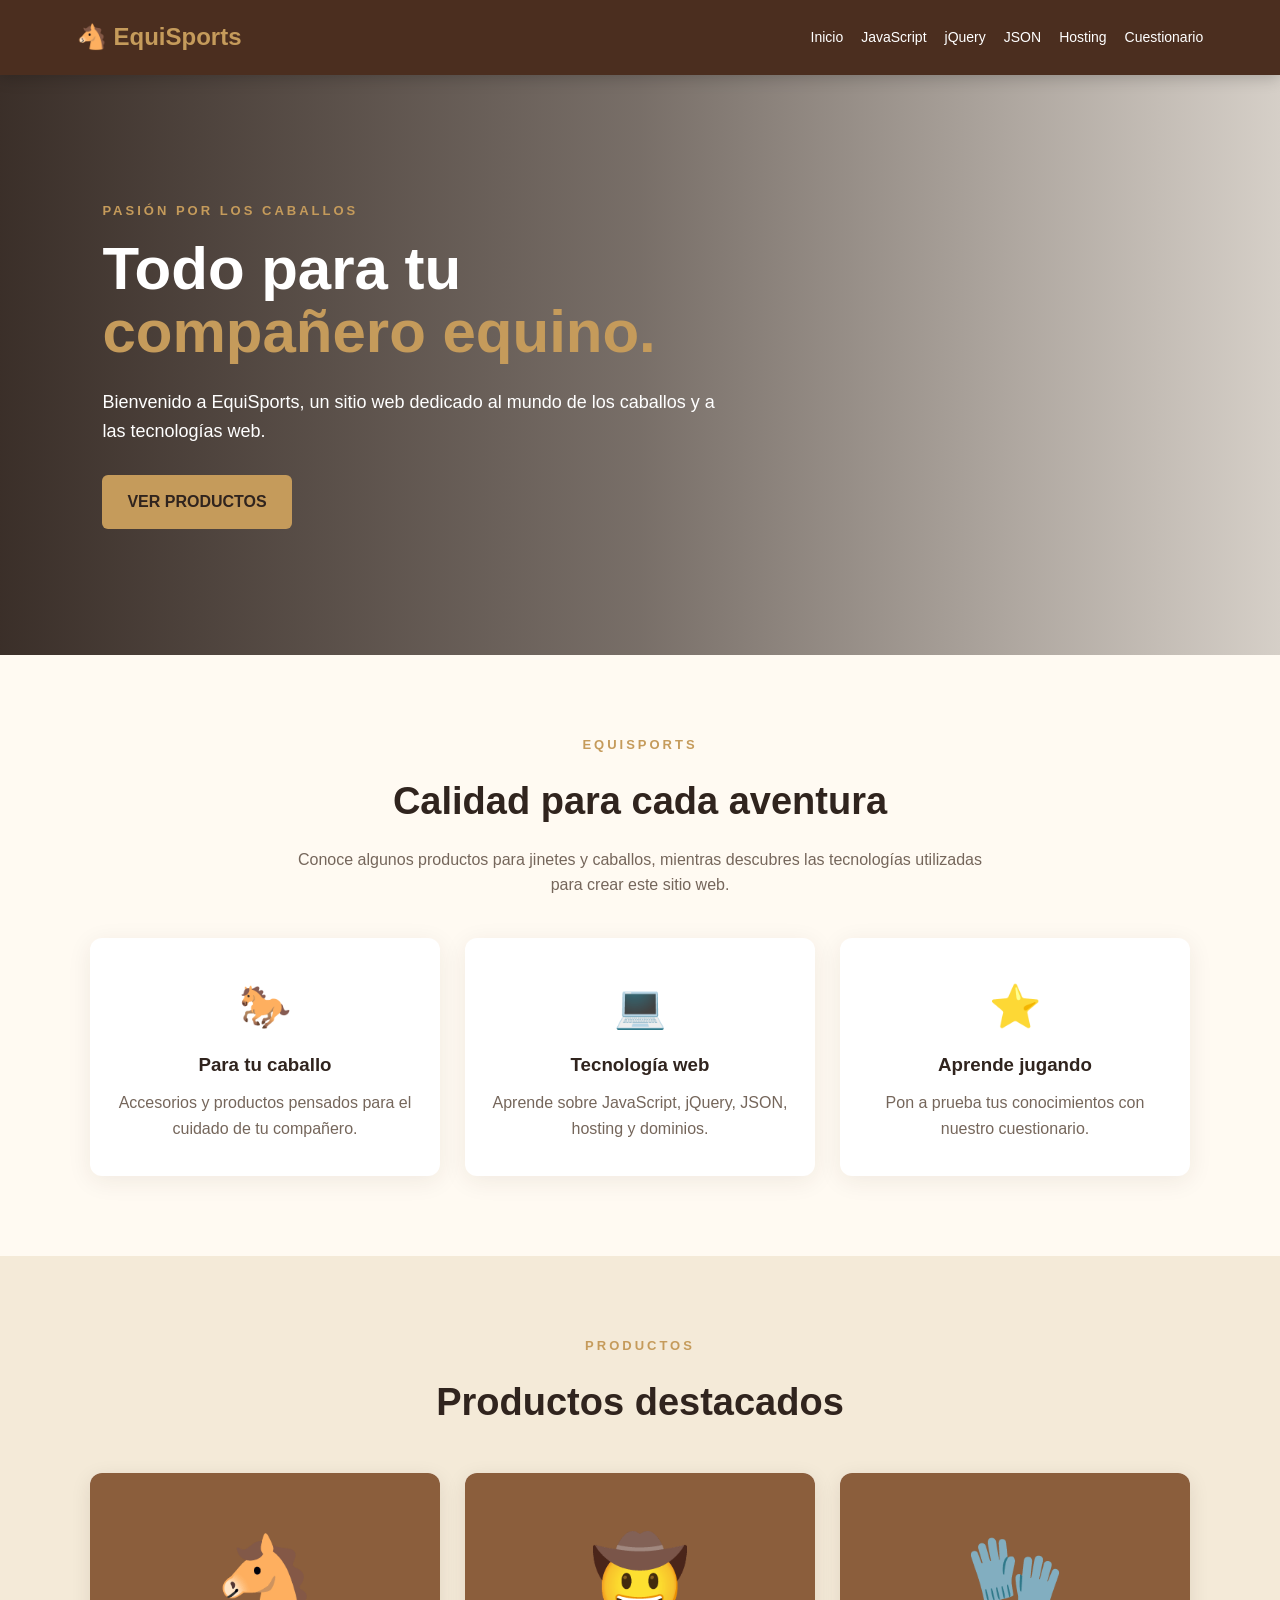
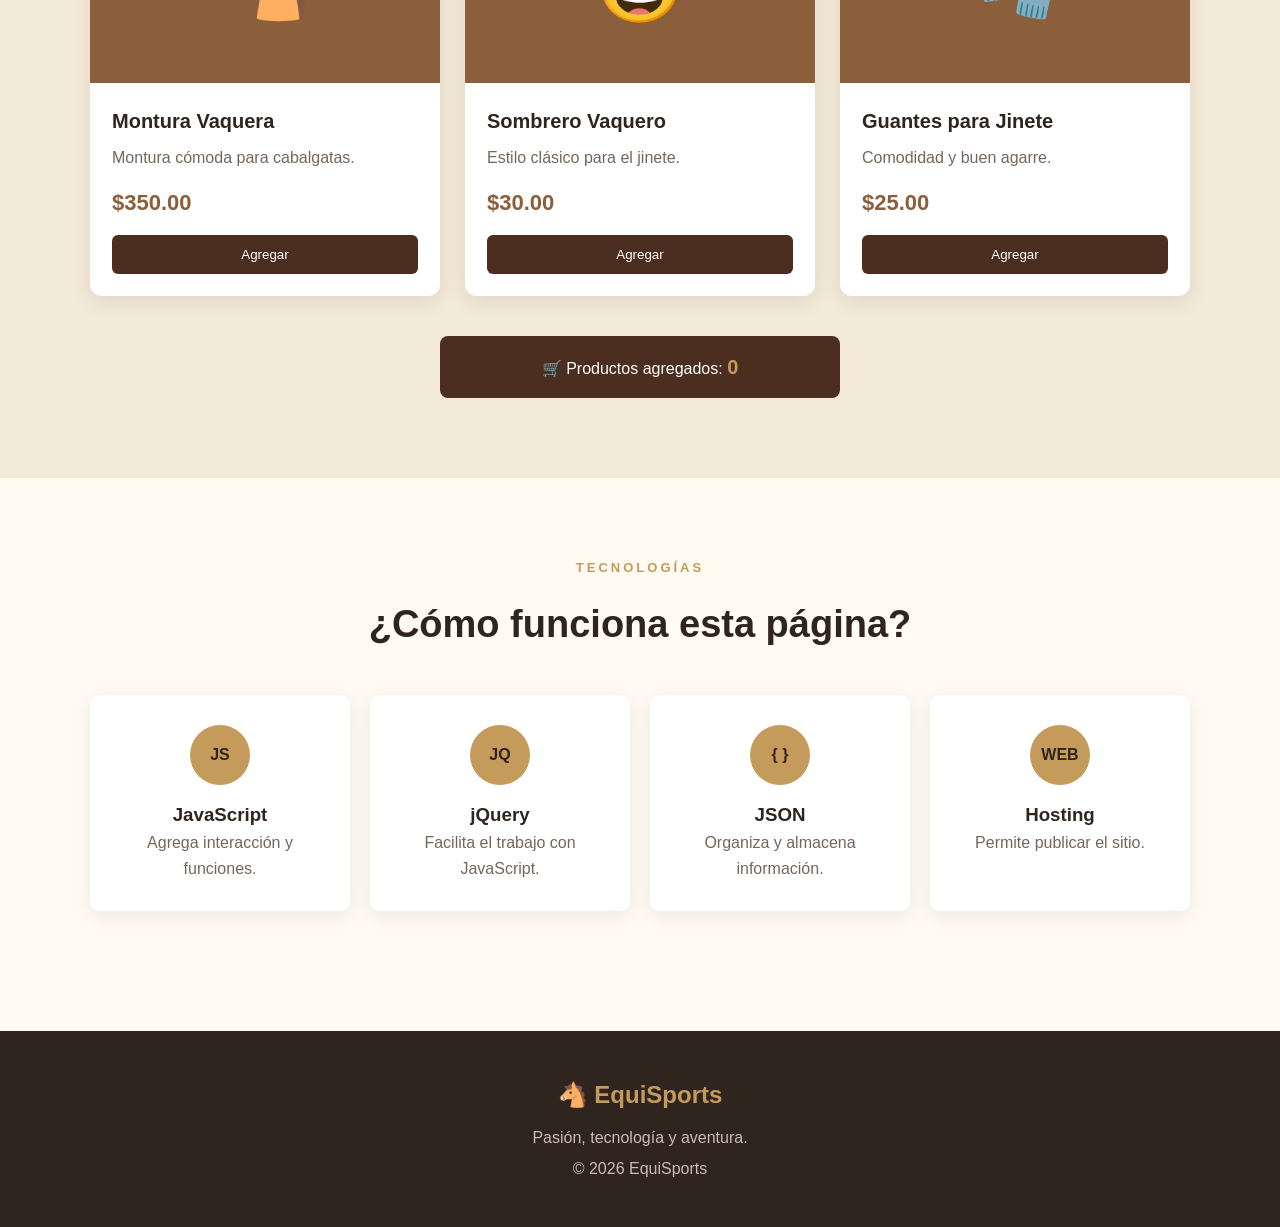
<file: index.html>
<!DOCTYPE html>
<html lang="es">
<head>
    <meta charset="UTF-8">
    <meta name="viewport" content="width=device-width, initial-scale=1.0">
    <title>EquiSports | Inicio</title>
    <link rel="stylesheet" href="style.css">
</head>

<body>

<header>
    <div class="logo">🐴 <span>EquiSports</span></div>

    <nav>
        <a href="index.html">Inicio</a>
        <a href="javascript.html">JavaScript</a>
        <a href="jquery.html">jQuery</a>
        <a href="json.html">JSON</a>
        <a href="hosting.html">Hosting</a>
        <a href="cuestionario.html">Cuestionario</a>
    </nav>
</header>

<section class="hero">
    <div class="hero-contenido">
        <p class="etiqueta">PASIÓN POR LOS CABALLOS</p>

        <h1>
            Todo para tu
            <span>compañero equino.</span>
        </h1>

        <p>
            Bienvenido a EquiSports, un sitio web dedicado
            al mundo de los caballos y a las tecnologías web.
        </p>

        <a href="#productos" class="boton">VER PRODUCTOS</a>
    </div>
</section>

<section class="seccion">
    <p class="etiqueta">EQUISPORTS</p>
    <h2>Calidad para cada aventura</h2>

    <p class="descripcion">
        Conoce algunos productos para jinetes y caballos,
        mientras descubres las tecnologías utilizadas para
        crear este sitio web.
    </p>

    <div class="tarjetas">

        <div class="tarjeta">
            <div class="icono">🐎</div>
            <h3>Para tu caballo</h3>
            <p>
                Accesorios y productos pensados
                para el cuidado de tu compañero.
            </p>
        </div>

        <div class="tarjeta">
            <div class="icono">💻</div>
            <h3>Tecnología web</h3>
            <p>
                Aprende sobre JavaScript, jQuery,
                JSON, hosting y dominios.
            </p>
        </div>

        <div class="tarjeta">
            <div class="icono">⭐</div>
            <h3>Aprende jugando</h3>
            <p>
                Pon a prueba tus conocimientos
                con nuestro cuestionario.
            </p>
        </div>

    </div>
</section>

<section class="productos" id="productos">

    <p class="etiqueta">PRODUCTOS</p>
    <h2>Productos destacados</h2>

    <div class="productos-grid">

        <div class="producto">
            <div class="producto-imagen">🐴</div>
            <div class="producto-info">
                <h3>Montura Vaquera</h3>
                <p>Montura cómoda para cabalgatas.</p>
                <strong>$350.00</strong>
                <button onclick="agregarProducto('Montura Vaquera')">
                    Agregar
                </button>
            </div>
        </div>

        <div class="producto">
            <div class="producto-imagen">🤠</div>
            <div class="producto-info">
                <h3>Sombrero Vaquero</h3>
                <p>Estilo clásico para el jinete.</p>
                <strong>$30.00</strong>
                <button onclick="agregarProducto('Sombrero Vaquero')">
                    Agregar
                </button>
            </div>
        </div>

        <div class="producto">
            <div class="producto-imagen">🧤</div>
            <div class="producto-info">
                <h3>Guantes para Jinete</h3>
                <p>Comodidad y buen agarre.</p>
                <strong>$25.00</strong>
                <button onclick="agregarProducto('Guantes para Jinete')">
                    Agregar
                </button>
            </div>
        </div>

    </div>

    <div class="contador-compra">
        🛒 Productos agregados:
        <span id="contador">0</span>
    </div>

</section>

<section class="tecnologias">

    <p class="etiqueta">TECNOLOGÍAS</p>
    <h2>¿Cómo funciona esta página?</h2>

    <div class="tecnologias-grid">

        <a href="javascript.html">
            <span>JS</span>
            <h3>JavaScript</h3>
            <p>Agrega interacción y funciones.</p>
        </a>

        <a href="jquery.html">
            <span>JQ</span>
            <h3>jQuery</h3>
            <p>Facilita el trabajo con JavaScript.</p>
        </a>

        <a href="json.html">
            <span>{ }</span>
            <h3>JSON</h3>
            <p>Organiza y almacena información.</p>
        </a>

        <a href="hosting.html">
            <span>WEB</span>
            <h3>Hosting</h3>
            <p>Permite publicar el sitio.</p>
        </a>

    </div>

</section>

<footer>
    <h2>🐴 EquiSports</h2>
    <p>Pasión, tecnología y aventura.</p>
    <p>© 2026 EquiSports</p>
</footer>

<script src="script.jse" type="text/javascript"></script>

</body>
</html>
</file>
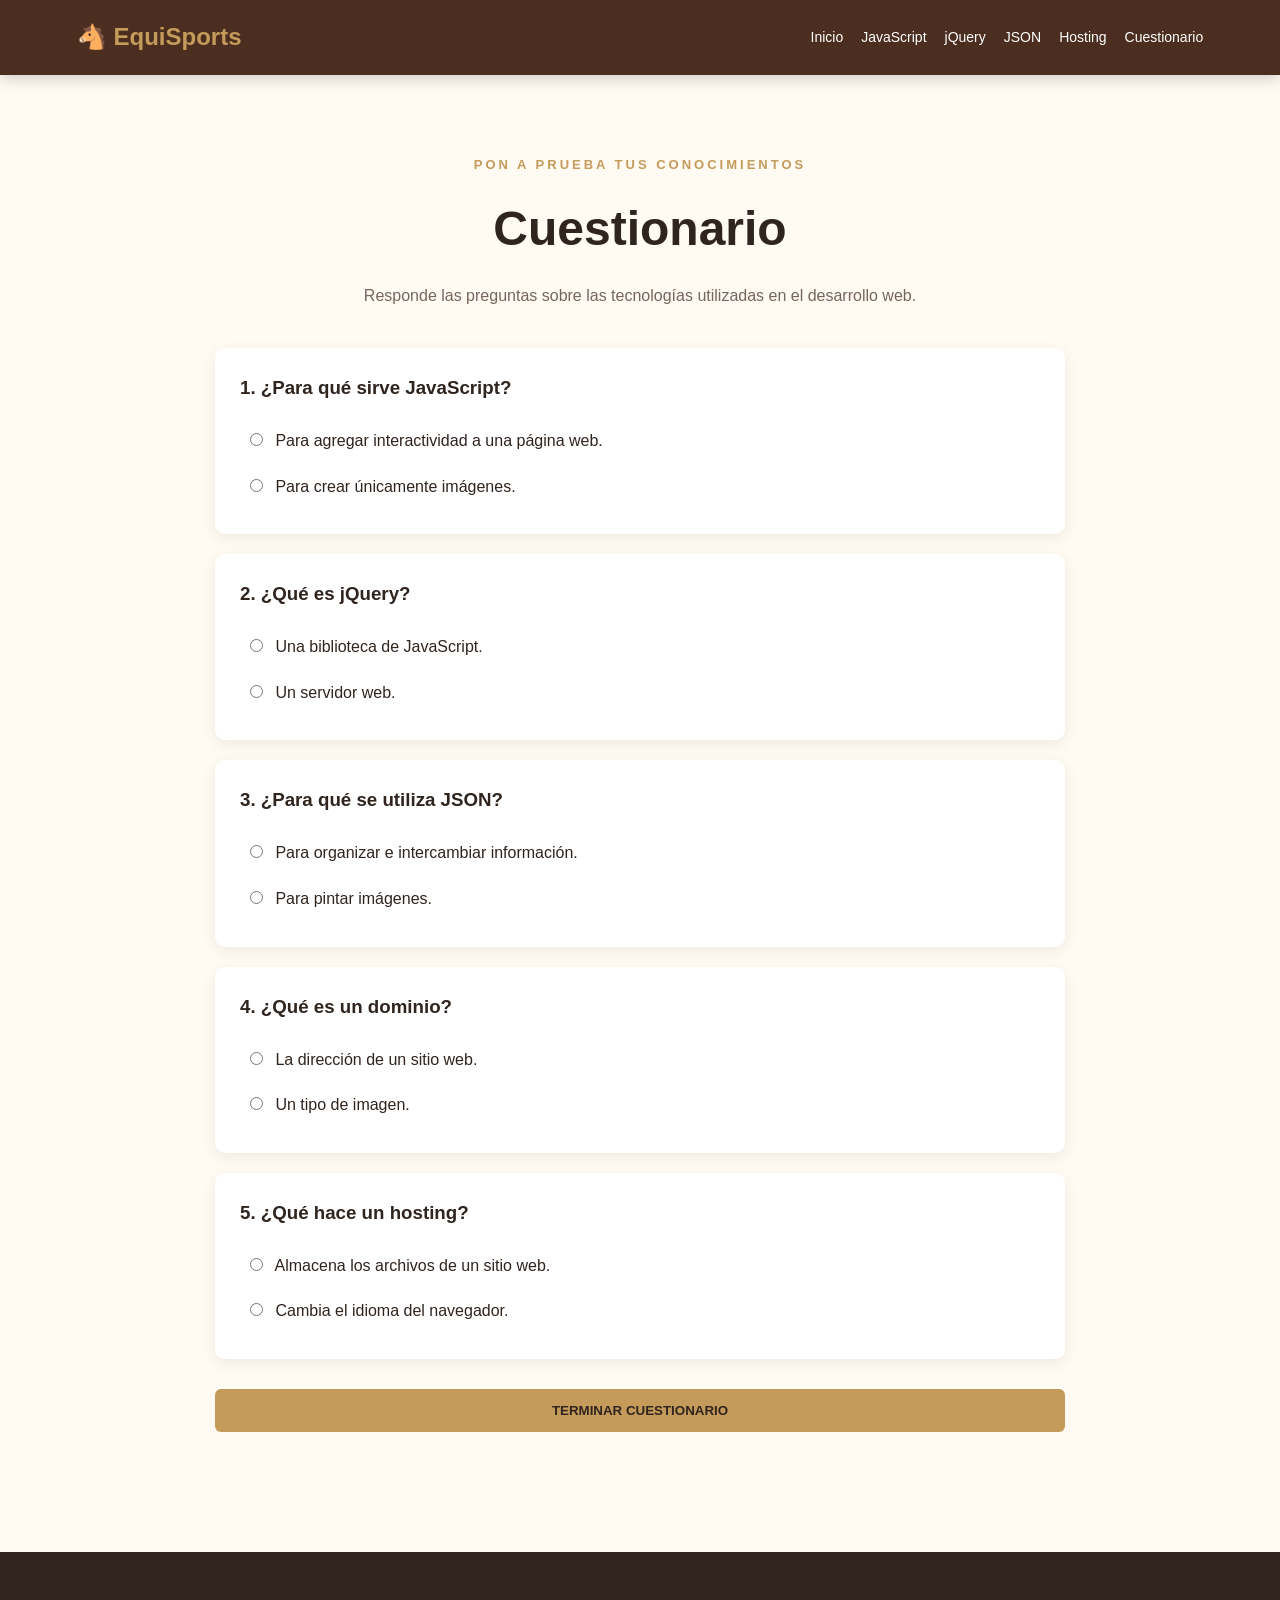
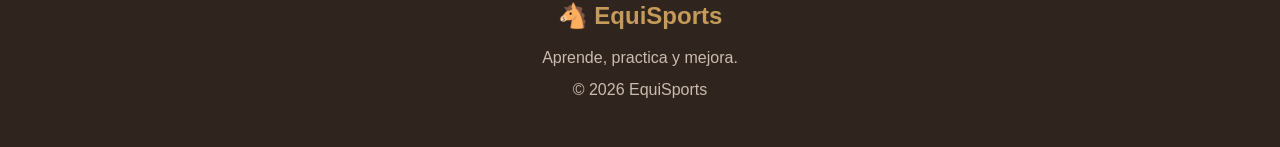
<file: cuestionario.html>
<!DOCTYPE html>
<html lang="es">
<head>
    <meta charset="UTF-8">
    <meta name="viewport" content="width=device-width, initial-scale=1.0">
    <title>EquiSports | Cuestionario</title>
    <link rel="stylesheet" href="style.css">
</head>

<body>

<header>
    <div class="logo">🐴 <span>EquiSports</span></div>

    <nav>
        <a href="index.html">Inicio</a>
        <a href="javascript.html">JavaScript</a>
        <a href="jquery.html">jQuery</a>
        <a href="json.html">JSON</a>
        <a href="hosting.html">Hosting</a>
        <a href="cuestionario.html">Cuestionario</a>
    </nav>
</header>

<section class="pagina">

    <p class="etiqueta">PON A PRUEBA TUS CONOCIMIENTOS</p>

    <h1>Cuestionario</h1>

    <p class="intro">
        Responde las preguntas sobre las tecnologías
        utilizadas en el desarrollo web.
    </p>

    <div class="quiz">

        <div class="pregunta">
            <h3>1. ¿Para qué sirve JavaScript?</h3>

            <label>
                <input type="radio" name="p1" value="correcto">
                Para agregar interactividad a una página web.
            </label>

            <label>
                <input type="radio" name="p1" value="incorrecto">
                Para crear únicamente imágenes.
            </label>
        </div>

        <div class="pregunta">
            <h3>2. ¿Qué es jQuery?</h3>

            <label>
                <input type="radio" name="p2" value="correcto">
                Una biblioteca de JavaScript.
            </label>

            <label>
                <input type="radio" name="p2" value="incorrecto">
                Un servidor web.
            </label>
        </div>

        <div class="pregunta">
            <h3>3. ¿Para qué se utiliza JSON?</h3>

            <label>
                <input type="radio" name="p3" value="correcto">
                Para organizar e intercambiar información.
            </label>

            <label>
                <input type="radio" name="p3" value="incorrecto">
                Para pintar imágenes.
            </label>
        </div>

        <div class="pregunta">
            <h3>4. ¿Qué es un dominio?</h3>

            <label>
                <input type="radio" name="p4" value="correcto">
                La dirección de un sitio web.
            </label>

            <label>
                <input type="radio" name="p4" value="incorrecto">
                Un tipo de imagen.
            </label>
        </div>

        <div class="pregunta">
            <h3>5. ¿Qué hace un hosting?</h3>

            <label>
                <input type="radio" name="p5" value="correcto">
                Almacena los archivos de un sitio web.
            </label>

            <label>
                <input type="radio" name="p5" value="incorrecto">
                Cambia el idioma del navegador.
            </label>
        </div>

        <button class="boton boton-quiz" onclick="calificarQuiz()">
            TERMINAR CUESTIONARIO
        </button>

        <div id="resultado" class="resultado"></div>

    </div>

</section>

<footer>
    <h2>🐴 EquiSports</h2>
    <p>Aprende, practica y mejora.</p>
    <p>© 2026 EquiSports</p>
</footer>

<script src="script.jse" type="text/javascript"></script>

</body>
</html>
</file>
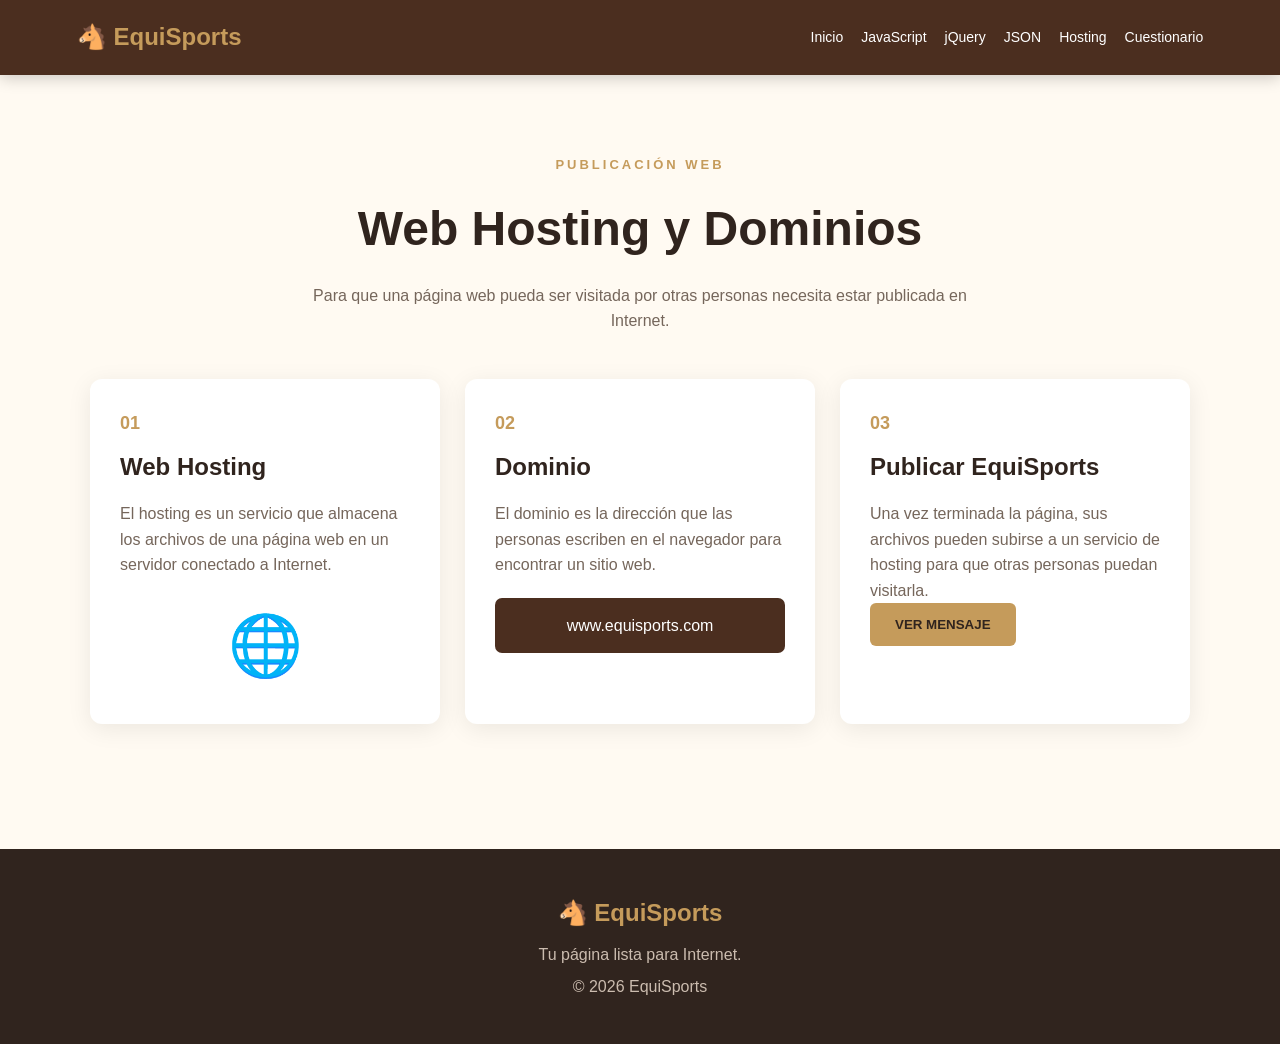
<file: hosting.html>
<!DOCTYPE html>
<html lang="es">
<head>
    <meta charset="UTF-8">
    <meta name="viewport" content="width=device-width, initial-scale=1.0">
    <title>EquiSports | Hosting</title>
    <link rel="stylesheet" href="style.css">
</head>

<body>

<header>
    <div class="logo">🐴 <span>EquiSports</span></div>

    <nav>
        <a href="index.html">Inicio</a>
        <a href="javascript.html">JavaScript</a>
        <a href="jquery.html">jQuery</a>
        <a href="json.html">JSON</a>
        <a href="hosting.html">Hosting</a>
        <a href="cuestionario.html">Cuestionario</a>
    </nav>
</header>

<section class="pagina">

    <p class="etiqueta">PUBLICACIÓN WEB</p>

    <h1>Web Hosting y Dominios</h1>

    <p class="intro">
        Para que una página web pueda ser visitada por otras
        personas necesita estar publicada en Internet.
    </p>

    <div class="contenido-grid">

        <div class="info-box">
            <span class="numero">01</span>
            <h2>Web Hosting</h2>

            <p>
                El hosting es un servicio que almacena los archivos
                de una página web en un servidor conectado a Internet.
            </p>

            <div class="icono-grande">🌐</div>
        </div>

        <div class="info-box">
            <span class="numero">02</span>
            <h2>Dominio</h2>

            <p>
                El dominio es la dirección que las personas escriben
                en el navegador para encontrar un sitio web.
            </p>

            <div class="ejemplo-dominio">
                www.equisports.com
            </div>
        </div>

        <div class="info-box">
            <span class="numero">03</span>
            <h2>Publicar EquiSports</h2>

            <p>
                Una vez terminada la página, sus archivos pueden
                subirse a un servicio de hosting para que otras
                personas puedan visitarla.
            </p>

            <button class="boton" onclick="mostrarHosting()">
                VER MENSAJE
            </button>
        </div>

    </div>

</section>

<footer>
    <h2>🐴 EquiSports</h2>
    <p>Tu página lista para Internet.</p>
    <p>© 2026 EquiSports</p>
</footer>

<script src="script.jse" type="text/javascript"></script>

</body>
</html>
</file>
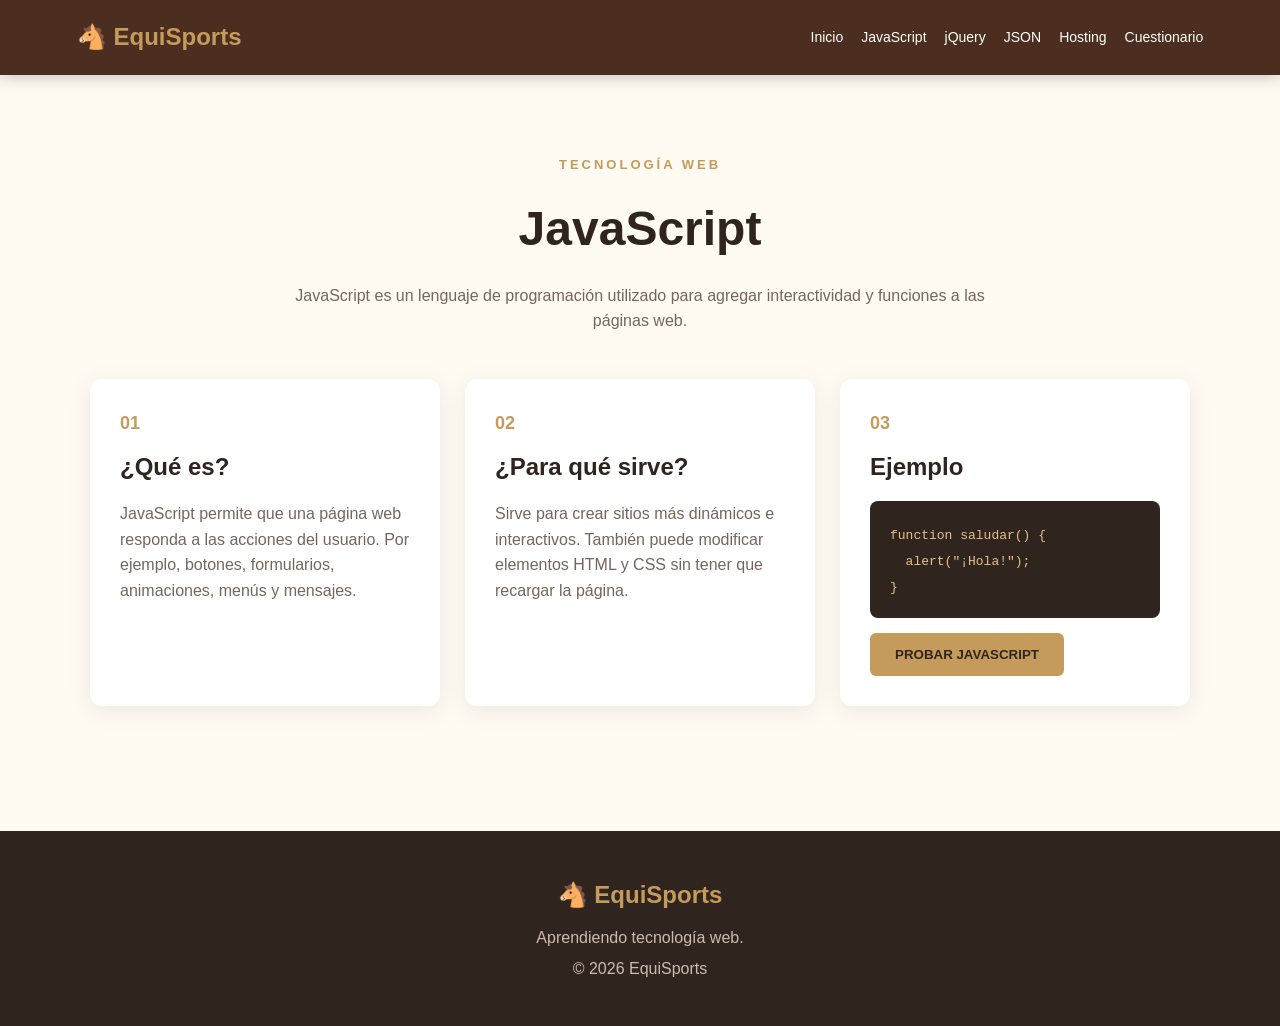
<file: javascript.html>
<!DOCTYPE html>
<html lang="es">
<head>
    <meta charset="UTF-8">
    <meta name="viewport" content="width=device-width, initial-scale=1.0">
    <title>EquiSports | JavaScript</title>
    <link rel="stylesheet" href="style.css">
</head>

<body>

<header>
    <div class="logo">🐴 <span>EquiSports</span></div>

    <nav>
        <a href="index.html">Inicio</a>
        <a href="javascript.html">JavaScript</a>
        <a href="jquery.html">jQuery</a>
        <a href="json.html">JSON</a>
        <a href="hosting.html">Hosting</a>
        <a href="cuestionario.html">Cuestionario</a>
    </nav>
</header>

<section class="pagina">

    <p class="etiqueta">TECNOLOGÍA WEB</p>

    <h1>JavaScript</h1>

    <p class="intro">
        JavaScript es un lenguaje de programación utilizado
        para agregar interactividad y funciones a las páginas web.
    </p>

    <div class="contenido-grid">

        <div class="info-box">
            <span class="numero">01</span>
            <h2>¿Qué es?</h2>

            <p>
                JavaScript permite que una página web responda
                a las acciones del usuario. Por ejemplo, botones,
                formularios, animaciones, menús y mensajes.
            </p>
        </div>

        <div class="info-box">
            <span class="numero">02</span>
            <h2>¿Para qué sirve?</h2>

            <p>
                Sirve para crear sitios más dinámicos e interactivos.
                También puede modificar elementos HTML y CSS
                sin tener que recargar la página.
            </p>
        </div>

        <div class="info-box">
            <span class="numero">03</span>
            <h2>Ejemplo</h2>

            <div class="codigo">
                <code>
                    function saludar() {<br>
                    &nbsp;&nbsp;alert("¡Hola!");<br>
                    }
                </code>
            </div>

            <button class="boton" onclick="mostrarMensaje()">
                PROBAR JAVASCRIPT
            </button>
        </div>

    </div>

</section>

<footer>
    <h2>🐴 EquiSports</h2>
    <p>Aprendiendo tecnología web.</p>
    <p>© 2026 EquiSports</p>
</footer>

<script src="script.jse" type="text/javascript"></script>

</body>
</html>
</file>
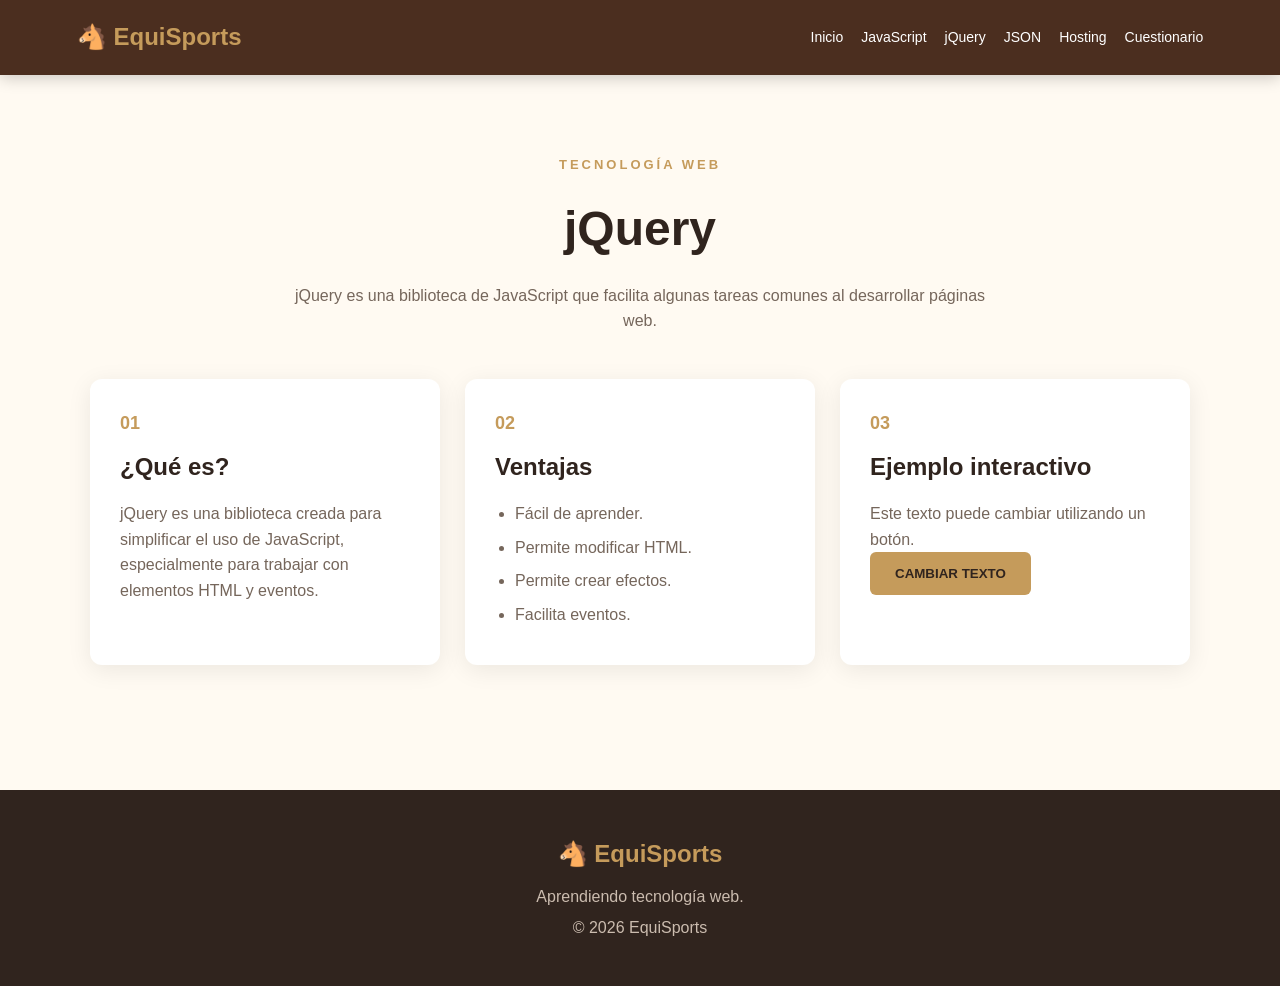
<file: jquery.html>
<!DOCTYPE html>
<html lang="es">
<head>
    <meta charset="UTF-8">
    <meta name="viewport" content="width=device-width, initial-scale=1.0">
    <title>EquiSports | jQuery</title>
    <link rel="stylesheet" href="style.css">
</head>

<body>

<header>
    <div class="logo">🐴 <span>EquiSports</span></div>

    <nav>
        <a href="index.html">Inicio</a>
        <a href="javascript.html">JavaScript</a>
        <a href="jquery.html">jQuery</a>
        <a href="json.html">JSON</a>
        <a href="hosting.html">Hosting</a>
        <a href="cuestionario.html">Cuestionario</a>
    </nav>
</header>

<section class="pagina">

    <p class="etiqueta">TECNOLOGÍA WEB</p>

    <h1>jQuery</h1>

    <p class="intro">
        jQuery es una biblioteca de JavaScript que facilita
        algunas tareas comunes al desarrollar páginas web.
    </p>

    <div class="contenido-grid">

        <div class="info-box">
            <span class="numero">01</span>
            <h2>¿Qué es?</h2>

            <p>
                jQuery es una biblioteca creada para simplificar
                el uso de JavaScript, especialmente para trabajar
                con elementos HTML y eventos.
            </p>
        </div>

        <div class="info-box">
            <span class="numero">02</span>
            <h2>Ventajas</h2>

            <ul class="lista">
                <li>Fácil de aprender.</li>
                <li>Permite modificar HTML.</li>
                <li>Permite crear efectos.</li>
                <li>Facilita eventos.</li>
            </ul>
        </div>

        <div class="info-box">
            <span class="numero">03</span>
            <h2>Ejemplo interactivo</h2>

            <p id="textoJquery">
                Este texto puede cambiar utilizando un botón.
            </p>

            <button class="boton" onclick="cambiarTexto()">
                CAMBIAR TEXTO
            </button>
        </div>

    </div>

</section>

<footer>
    <h2>🐴 EquiSports</h2>
    <p>Aprendiendo tecnología web.</p>
    <p>© 2026 EquiSports</p>
</footer>

<script src="script.jse" type="text/javascript"></script>

</body>
</html>
</file>
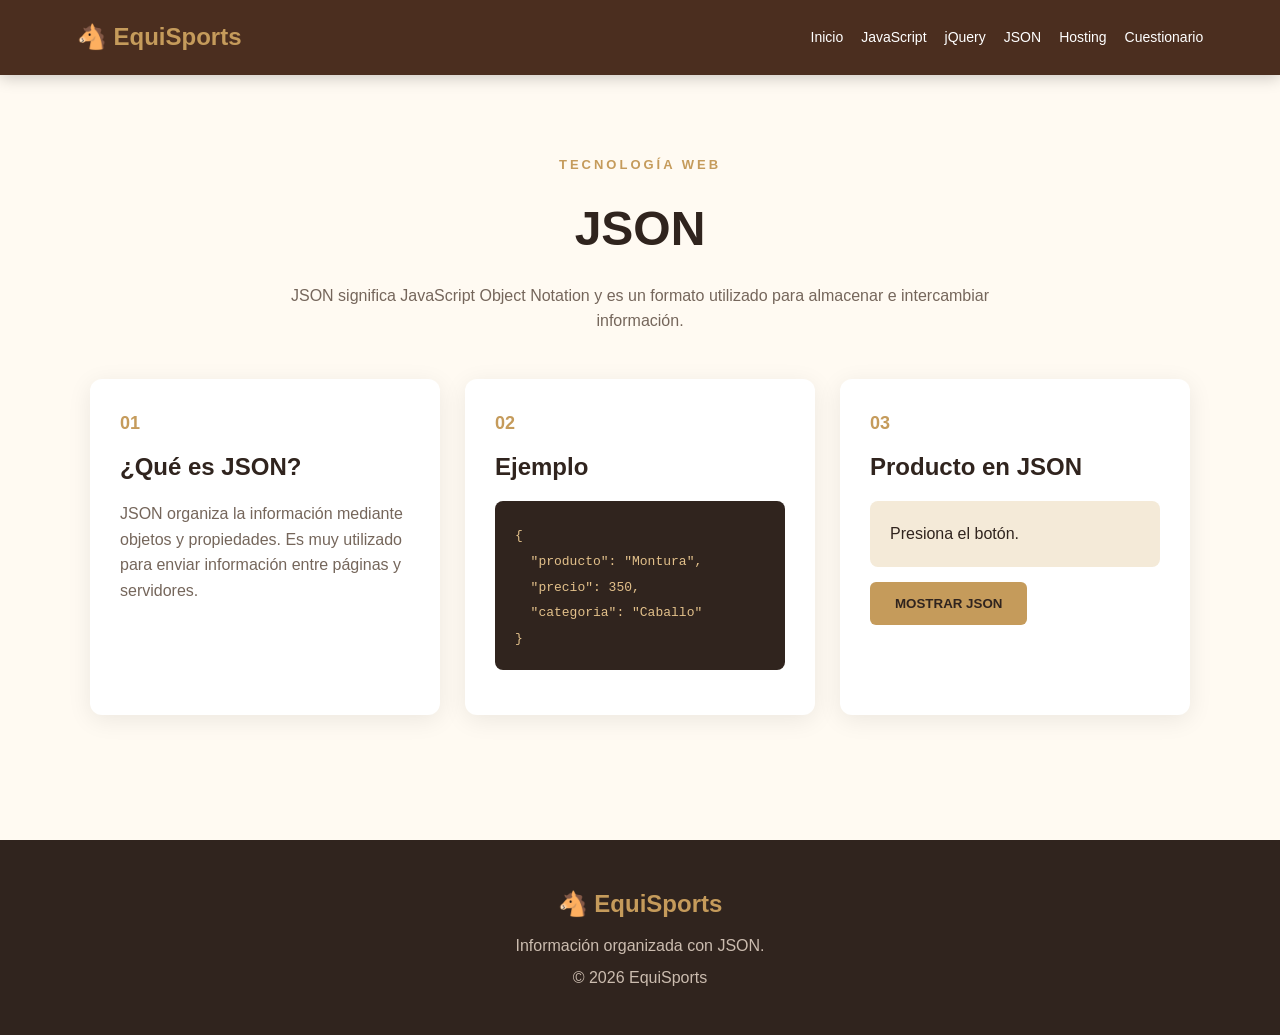
<file: json.html>
<!DOCTYPE html>
<html lang="es">
<head>
    <meta charset="UTF-8">
    <meta name="viewport" content="width=device-width, initial-scale=1.0">
    <title>EquiSports | JSON</title>
    <link rel="stylesheet" href="style.css">
</head>

<body>

<header>
    <div class="logo">🐴 <span>EquiSports</span></div>

    <nav>
        <a href="index.html">Inicio</a>
        <a href="javascript.html">JavaScript</a>
        <a href="jquery.html">jQuery</a>
        <a href="json.html">JSON</a>
        <a href="hosting.html">Hosting</a>
        <a href="cuestionario.html">Cuestionario</a>
    </nav>
</header>

<section class="pagina">

    <p class="etiqueta">TECNOLOGÍA WEB</p>

    <h1>JSON</h1>

    <p class="intro">
        JSON significa JavaScript Object Notation y es un formato
        utilizado para almacenar e intercambiar información.
    </p>

    <div class="contenido-grid">

        <div class="info-box">
            <span class="numero">01</span>
            <h2>¿Qué es JSON?</h2>

            <p>
                JSON organiza la información mediante objetos
                y propiedades. Es muy utilizado para enviar
                información entre páginas y servidores.
            </p>
        </div>

        <div class="info-box">
            <span class="numero">02</span>
            <h2>Ejemplo</h2>

            <div class="codigo">
                <code>
                    {<br>
                    &nbsp;&nbsp;"producto": "Montura",<br>
                    &nbsp;&nbsp;"precio": 350,<br>
                    &nbsp;&nbsp;"categoria": "Caballo"<br>
                    }
                </code>
            </div>
        </div>

        <div class="info-box">
            <span class="numero">03</span>
            <h2>Producto en JSON</h2>

            <div id="productoJson" class="json-result">
                Presiona el botón.
            </div>

            <button class="boton" onclick="mostrarJSON()">
                MOSTRAR JSON
            </button>
        </div>

    </div>

</section>

<footer>
    <h2>🐴 EquiSports</h2>
    <p>Información organizada con JSON.</p>
    <p>© 2026 EquiSports</p>
</footer>

<script src="script.jse" type="text/javascript"></script>

</body>
</html>
</file>
<file: style.css>
* {
    margin: 0;
    padding: 0;
    box-sizing: border-box;
}

:root {
    --cafe: #4B2E1F;
    --cafe-claro: #8B5E3C;
    --beige: #F4EAD8;
    --dorado: #C59B5B;
    --verde: #596B45;
    --oscuro: #30241E;
    --blanco: #FFFFFF;
}

html {
    scroll-behavior: smooth;
}

body {
    font-family: Arial, Helvetica, sans-serif;
    background: #fffaf2;
    color: var(--oscuro);
    line-height: 1.6;
}

/* MENU */

header {
    background: var(--cafe);
    color: white;
    min-height: 75px;
    padding: 15px 6%;
    display: flex;
    align-items: center;
    justify-content: space-between;
    gap: 20px;
    position: sticky;
    top: 0;
    z-index: 1000;
    box-shadow: 0 3px 15px rgba(0,0,0,.2);
}

.logo {
    font-size: 24px;
    font-weight: bold;
    white-space: nowrap;
}

.logo span {
    color: var(--dorado);
}

nav {
    display: flex;
    gap: 18px;
    flex-wrap: wrap;
    justify-content: center;
}

nav a {
    color: white;
    text-decoration: none;
    font-size: 14px;
    transition: .3s;
}

nav a:hover {
    color: var(--dorado);
}

/* HERO */

.hero {
    min-height: 580px;

    display: flex;
    align-items: center;

    padding: 70px 8%;

    background:
        linear-gradient(
            90deg,
            rgba(48,36,30,.95),
            rgba(48,36,30,.65),
            rgba(48,36,30,.2)
        ),
        url("https://images.unsplash.com/photo-1553284965-83fd3e82fa5a?auto=format&fit=crop&w=1600&q=85");

    background-size: cover;
    background-position: center;
}

.hero-contenido {
    max-width: 620px;
    color: white;
    animation: aparecer 1s ease;
}

.etiqueta {
    color: var(--dorado);
    font-size: 13px;
    letter-spacing: 3px;
    font-weight: bold;
    margin-bottom: 15px;
}

.hero h1 {
    font-size: 60px;
    line-height: 1.05;
    margin-bottom: 25px;
}

.hero h1 span {
    color: var(--dorado);
    display: block;
}

.hero-contenido > p:not(.etiqueta) {
    font-size: 18px;
    margin-bottom: 30px;
}

/* BOTONES */

.boton {
    display: inline-block;
    border: none;
    background: var(--dorado);
    color: var(--oscuro);
    padding: 14px 25px;
    border-radius: 6px;
    font-weight: bold;
    text-decoration: none;
    cursor: pointer;
    transition: .3s;
}

.boton:hover {
    background: #e0bd7c;
    transform: translateY(-3px);
}

/* SECCIONES */

.seccion,
.productos,
.tecnologias {
    padding: 80px 7%;
    text-align: center;
}

.seccion h2,
.productos h2,
.tecnologias h2 {
    font-size: 38px;
    margin-bottom: 15px;
}

.descripcion,
.intro {
    max-width: 700px;
    margin: 0 auto 40px;
    color: #75665b;
}

/* TARJETAS */

.tarjetas {
    max-width: 1100px;
    margin: 40px auto 0;

    display: grid;
    grid-template-columns: repeat(3, 1fr);
    gap: 25px;
}

.tarjeta {
    background: white;
    padding: 35px 25px;
    border-radius: 12px;
    box-shadow: 0 5px 25px rgba(70,40,20,.08);
    transition: .3s;
}

.tarjeta:hover {
    transform: translateY(-8px);
}

.icono {
    font-size: 42px;
    margin-bottom: 10px;
}

.tarjeta h3 {
    margin-bottom: 10px;
}

.tarjeta p {
    color: #75665b;
}

/* PRODUCTOS */

.productos {
    background: var(--beige);
}

.productos-grid {
    max-width: 1100px;
    margin: 40px auto;

    display: grid;
    grid-template-columns: repeat(3, 1fr);
    gap: 25px;
}

.producto {
    background: white;
    border-radius: 12px;
    overflow: hidden;
    text-align: left;
    box-shadow: 0 5px 20px rgba(50,30,15,.1);
    transition: .3s;
}

.producto:hover {
    transform: translateY(-7px);
}

.producto-imagen {
    height: 210px;
    background: var(--cafe-claro);

    display: flex;
    align-items: center;
    justify-content: center;

    font-size: 80px;
}

.producto-info {
    padding: 22px;
}

.producto-info h3 {
    font-size: 20px;
}

.producto-info p {
    color: #75665b;
    margin: 8px 0;
}

.producto-info strong {
    display: block;
    color: var(--cafe-claro);
    font-size: 22px;
    margin: 15px 0;
}

.producto-info button {
    width: 100%;
    border: none;
    background: var(--cafe);
    color: white;
    padding: 12px;
    border-radius: 6px;
    cursor: pointer;
    transition: .3s;
}

.producto-info button:hover {
    background: var(--cafe-claro);
}

.contador-compra {
    background: var(--cafe);
    color: white;
    max-width: 400px;
    margin: 20px auto 0;
    padding: 15px;
    border-radius: 8px;
}

#contador {
    color: var(--dorado);
    font-weight: bold;
    font-size: 20px;
}

/* TECNOLOGIAS */

.tecnologias-grid {
    max-width: 1100px;
    margin: 40px auto;

    display: grid;
    grid-template-columns: repeat(4, 1fr);
    gap: 20px;
}

.tecnologias-grid a {
    text-decoration: none;
    color: var(--oscuro);
    background: white;
    padding: 30px 20px;
    border-radius: 10px;
    box-shadow: 0 5px 20px rgba(0,0,0,.08);
    transition: .3s;
}

.tecnologias-grid a:hover {
    transform: translateY(-7px);
    background: var(--beige);
}

.tecnologias-grid span {
    display: inline-flex;
    width: 60px;
    height: 60px;

    align-items: center;
    justify-content: center;

    background: var(--dorado);
    color: var(--oscuro);

    border-radius: 50%;
    font-weight: bold;
    margin-bottom: 15px;
}

.tecnologias-grid p {
    color: #75665b;
}

/* PAGINAS */

.pagina {
    padding: 80px 7%;
    min-height: 700px;
    text-align: center;
}

.pagina h1 {
    font-size: 48px;
    margin-bottom: 15px;
}

.contenido-grid {
    max-width: 1100px;
    margin: 45px auto;

    display: grid;
    grid-template-columns: repeat(3, 1fr);
    gap: 25px;
}

.info-box {
    background: white;
    padding: 30px;
    border-radius: 12px;
    text-align: left;
    box-shadow: 0 5px 25px rgba(0,0,0,.08);
    transition: .3s;
}

.info-box:hover {
    transform: translateY(-5px);
}

.info-box h2 {
    margin: 10px 0 15px;
}

.info-box p {
    color: #75665b;
}

.numero {
    color: var(--dorado);
    font-weight: bold;
    font-size: 18px;
}

.codigo {
    background: var(--oscuro);
    color: #e3c18b;
    padding: 20px;
    border-radius: 8px;
    margin: 15px 0;
    overflow-x: auto;
}

.lista {
    padding-left: 20px;
    color: #75665b;
}

.lista li {
    margin: 8px 0;
}

.json-result {
    background: var(--beige);
    padding: 20px;
    border-radius: 8px;
    margin: 15px 0;
}

.icono-grande {
    font-size: 60px;
    text-align: center;
    margin-top: 20px;
}

.ejemplo-dominio {
    background: var(--cafe);
    color: white;
    padding: 15px;
    margin-top: 20px;
    border-radius: 7px;
    text-align: center;
}

/* QUIZ */

.quiz {
    max-width: 850px;
    margin: 40px auto;
    text-align: left;
}

.pregunta {
    background: white;
    padding: 25px;
    border-radius: 10px;
    margin-bottom: 20px;
    box-shadow: 0 4px 15px rgba(0,0,0,.07);
}

.pregunta h3 {
    margin-bottom: 15px;
}

.pregunta label {
    display: block;
    padding: 10px;
    border-radius: 6px;
    cursor: pointer;
}

.pregunta label:hover {
    background: var(--beige);
}

.pregunta input {
    margin-right: 8px;
}

.boton-quiz {
    width: 100%;
    margin-top: 10px;
}

.resultado {
    display: none;
    margin-top: 25px;
    background: var(--verde);
    color: white;
    padding: 25px;
    border-radius: 10px;
    text-align: center;
    font-size: 22px;
    font-weight: bold;
}

/* FOOTER */

footer {
    background: var(--oscuro);
    color: white;
    text-align: center;
    padding: 45px 20px;
}

footer h2 {
    color: var(--dorado);
    margin-bottom: 10px;
}

footer p {
    color: #cbbcaf;
    margin-top: 6px;
}

/* ANIMACION */

@keyframes aparecer {
    from {
        opacity: 0;
        transform: translateY(25px);
    }

    to {
        opacity: 1;
        transform: translateY(0);
    }
}

/* CELULAR */

@media (max-width: 850px) {

    header {
        flex-direction: column;
    }

    nav {
        gap: 10px;
    }

    .hero {
        min-height: 550px;
    }

    .hero h1 {
        font-size: 43px;
    }

    .tarjetas,
    .productos-grid,
    .contenido-grid,
    .tecnologias-grid {
        grid-template-columns: 1fr;
    }

    .pagina h1 {
        font-size: 38px;
    }
}
</file>
